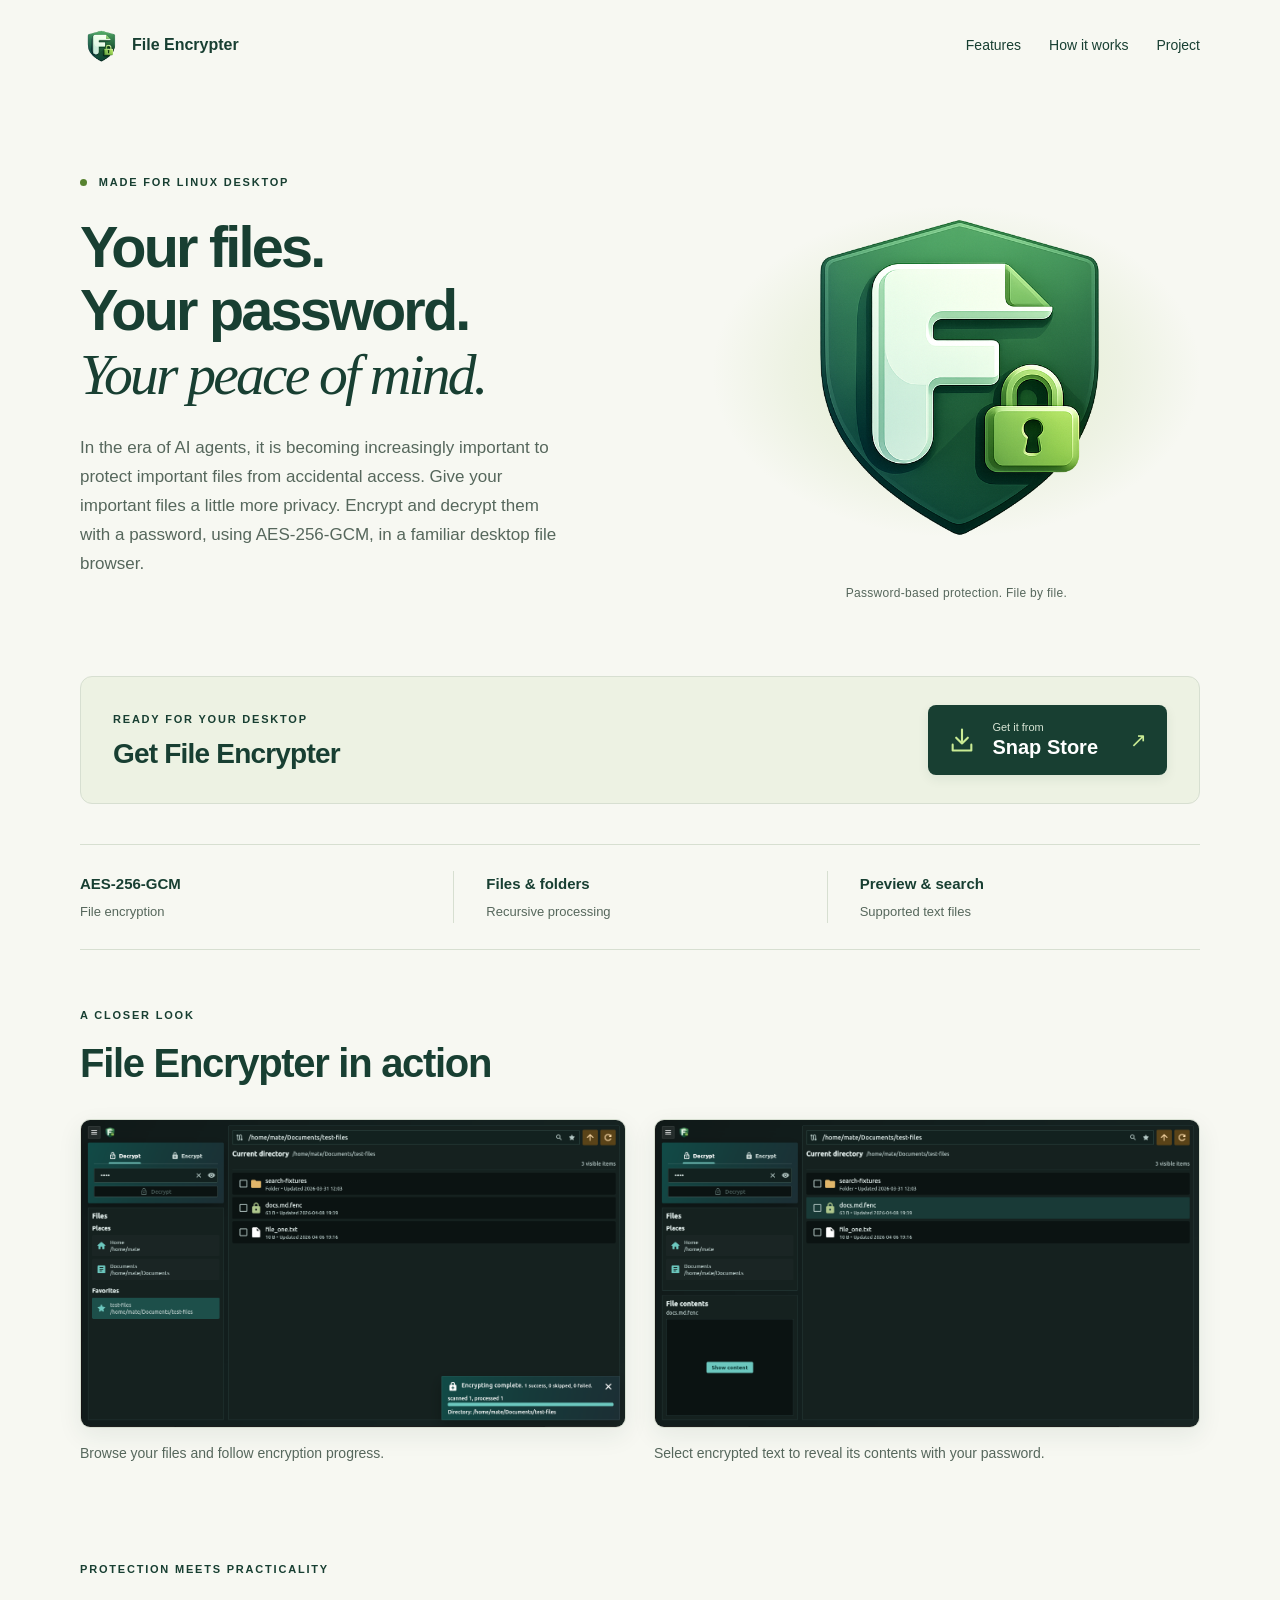
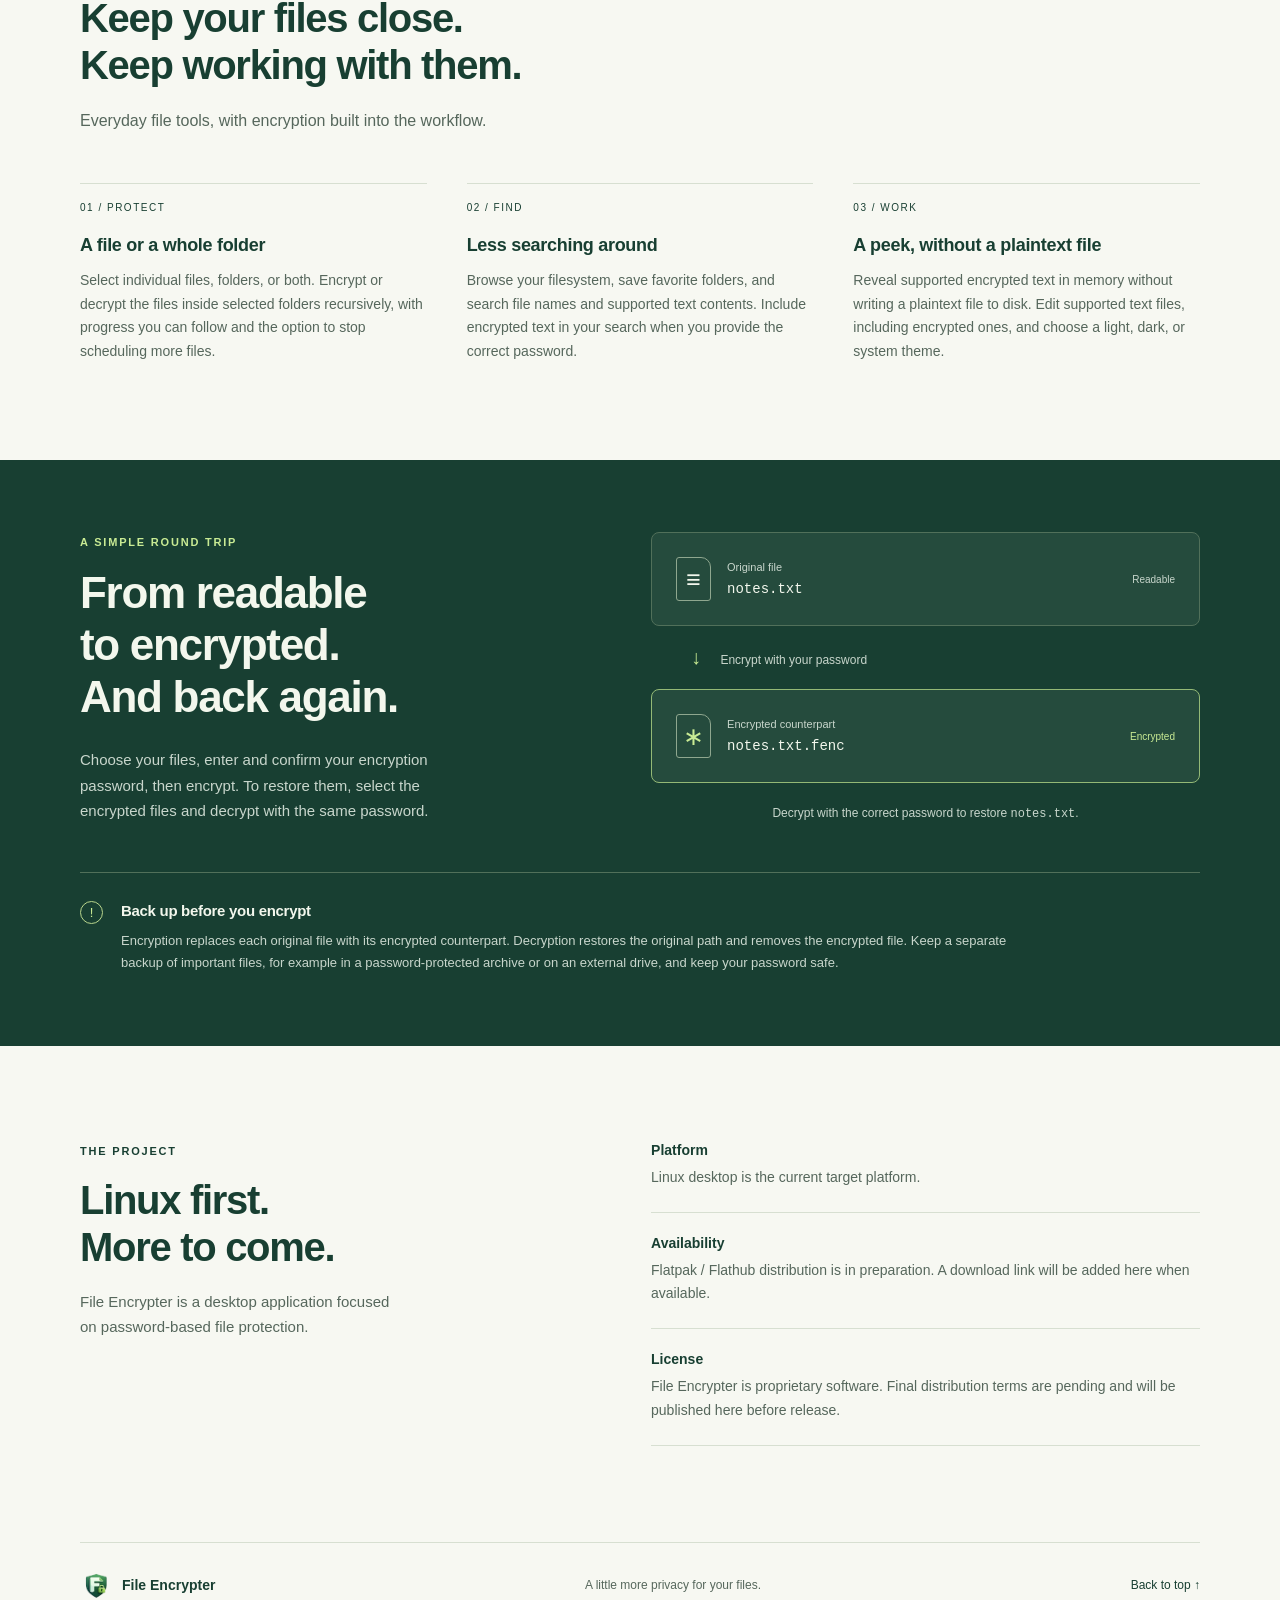
<file: docs/index.html>
<!doctype html>
<html lang="en">
  <head>
    <meta charset="utf-8">
    <meta name="viewport" content="width=device-width, initial-scale=1">
    <meta name="theme-color" content="#183f32">
    <meta name="description"
      content="File Encrypter for Linux: password-based AES-256-GCM encryption, folder processing, and text previews.">
    <title>File Encrypter — A little more privacy for your files</title>
    <link rel="icon" type="image/png" href="assets/file-encrypter-icon.png">
    <link rel="stylesheet" href="styles.css">
  </head>
  <body>
    <a class="skip-link" href="#main">Skip to content</a>
    <header class="site-header wrap">
      <a class="brand" href="./" aria-label="File Encrypter home">
        <img src="assets/file-encrypter-icon.png" width="42" height="42" alt="">
        <span>File Encrypter</span>
      </a>
      <nav aria-label="Main navigation">
        <a href="#features">Features</a>
        <a href="#how-it-works">How it works</a>
        <a href="#project">Project</a>
      </nav>
    </header>

    <main id="main">
      <section class="hero wrap" aria-labelledby="hero-title">
        <div class="hero-copy">
          <p class="eyebrow"><span class="status-dot" aria-hidden="true"></span> Made for Linux desktop</p>
          <h1 id="hero-title">Your files.<br>Your password.<br><em>Your peace of mind.</em></h1>
          <p class="intro">
            In the era of AI agents, it is becoming increasingly important to protect
  important files from accidental access. Give your important files a little more privacy. Encrypt and decrypt them with a password,
            using AES-256-GCM, in a familiar desktop file browser.
          </p>
        </div>
        <figure class="hero-art">
          <img src="assets/file-encrypter.png" width="718" height="718"
            alt="File Encrypter logo: a green shield with the letter F and a padlock" fetchpriority="high">
          <figcaption>Password-based protection. File by file.</figcaption>
        </figure>
      </section>

      <section class="stores wrap" aria-labelledby="stores-title">
        <div>
          <p class="eyebrow">Ready for your desktop</p>
          <h2 id="stores-title">Get File Encrypter</h2>
        </div>
        <div class="store-links">
          <!-- Replace this placeholder URL with the app's Snap Store listing before publishing. -->
          <a class="store-link" href="https://snapcraft.io/file-encrypter">
            <svg class="store-icon" viewBox="0 0 24 24" fill="none" stroke="currentColor"
              stroke-width="1.8" stroke-linecap="round" stroke-linejoin="round" aria-hidden="true">
              <path d="M12 3v12m-5-5 5 5 5-5M4 16v5h16v-5" />
            </svg>
            <span><span class="store-label">Get it from</span><strong>Snap Store</strong></span>
            <span class="store-arrow" aria-hidden="true">↗</span>
          </a>
        </div>
      </section>

      <div class="facts wrap" aria-label="App at a glance">
        <p><strong>AES-256-GCM</strong><span>File encryption</span></p>
        <p><strong>Files &amp; folders</strong><span>Recursive processing</span></p>
        <p><strong>Preview &amp; search</strong><span>Supported text files</span></p>
      </div>

      <section class="screenshots wrap" aria-labelledby="screenshots-title">
        <div class="section-heading">
          <p class="eyebrow">A closer look</p>
          <h2 id="screenshots-title">File Encrypter in action</h2>
        </div>
        <div class="screenshot-grid">
          <figure>
            <img src="assets/Screenshot-1.png" width="1280" height="721" loading="lazy" decoding="async"
              alt="File Encrypter in dark mode, showing files, favorite folders, and a completed encryption operation.">
            <figcaption>Browse your files and follow encryption progress.</figcaption>
          </figure>
          <figure>
            <img src="assets/Screenshot-2.png" width="1280" height="721" loading="lazy" decoding="async"
              alt="An encrypted file selected in File Encrypter, with a Show content button in the text preview pane.">
            <figcaption>Select encrypted text to reveal its contents with your password.</figcaption>
          </figure>
        </div>
      </section>

      <section class="features wrap section" id="features" aria-labelledby="features-title">
        <div class="section-heading">
          <p class="eyebrow">Protection meets practicality</p>
          <h2 id="features-title">Keep your files close.<br>Keep working with them.</h2>
          <p>Everyday file tools, with encryption built into the workflow.</p>
        </div>
        <div class="feature-grid">
          <article>
            <span class="feature-number" aria-hidden="true">01 / PROTECT</span>
            <h3>A file or a whole folder</h3>
            <p>
              Select individual files, folders, or both. Encrypt or decrypt the files inside selected folders
              recursively, with progress you can follow and the option to stop scheduling more files.
            </p>
          </article>
          <article>
            <span class="feature-number" aria-hidden="true">02 / FIND</span>
            <h3>Less searching around</h3>
            <p>
              Browse your filesystem, save favorite folders, and search file names and supported text contents.
              Include encrypted text in your search when you provide the correct password.
            </p>
          </article>
          <article>
            <span class="feature-number" aria-hidden="true">03 / WORK</span>
            <h3>A peek, without a plaintext file</h3>
            <p>
              Reveal supported encrypted text in memory without writing a plaintext file to disk.
              Edit supported text files, including encrypted ones, and choose a light, dark, or system theme.
            </p>
          </article>
        </div>
      </section>

      <section class="workflow" id="how-it-works" aria-labelledby="workflow-title">
        <div class="wrap workflow-grid">
          <div>
            <p class="eyebrow">A simple round trip</p>
            <h2 id="workflow-title">From readable<br>to encrypted.<br>And back again.</h2>
            <p>
              Choose your files, enter and confirm your encryption password, then encrypt.
              To restore them, select the encrypted files and decrypt with the same password.
            </p>
          </div>
          <div class="file-example" aria-label="Example: notes.txt becomes notes.txt.fenc when encrypted">
            <div class="file-row">
              <span class="file-symbol" aria-hidden="true">≡</span>
              <div><span class="file-label">Original file</span><code>notes.txt</code></div>
              <span class="file-state">Readable</span>
            </div>
            <div class="file-connector"><span aria-hidden="true">↓</span> Encrypt with your password</div>
            <div class="file-row encrypted">
              <span class="file-symbol" aria-hidden="true">∗</span>
              <div><span class="file-label">Encrypted counterpart</span><code>notes.txt.fenc</code></div>
              <span class="file-state">Encrypted</span>
            </div>
            <p class="restore-note">Decrypt with the correct password to restore <code>notes.txt</code>.</p>
          </div>
          <aside class="backup-note" aria-labelledby="backup-title">
            <span class="note-mark" aria-hidden="true">!</span>
            <div>
              <h3 id="backup-title">Back up before you encrypt</h3>
              <p>
                Encryption replaces each original file with its encrypted counterpart. Decryption restores the
                original path and removes the encrypted file. Keep a separate backup of important files, for example
                in a password-protected archive or on an external drive, and keep your password safe.
              </p>
            </div>
          </aside>
        </div>
      </section>

      <section class="project wrap section" id="project" aria-labelledby="project-title">
        <div class="section-heading">
          <p class="eyebrow">The project</p>
          <h2 id="project-title">Linux first.<br>More to come.</h2>
          <p>File Encrypter is a desktop application focused on password-based file protection.</p>
        </div>
        <dl class="project-details">
          <div>
            <dt>Platform</dt>
            <dd>Linux desktop is the current target platform.</dd>
          </div>
          <div>
            <dt>Availability</dt>
            <dd>Flatpak / Flathub distribution is in preparation. A download link will be added here when available.</dd>
          </div>
          <div>
            <dt>License</dt>
            <dd>
              File Encrypter is proprietary software. Final distribution terms are pending and will be published
              here before release.
            </dd>
          </div>
        </dl>
      </section>
    </main>

    <footer class="site-footer wrap">
      <a class="brand" href="./">
        <img src="assets/file-encrypter-icon.png" width="32" height="32" alt="">
        <span>File Encrypter</span>
      </a>
      <p>A little more privacy for your files.</p>
      <a href="#main">Back to top <span aria-hidden="true">↑</span></a>
    </footer>
  </body>
</html>
</file>
<file: docs/styles.css>
:root {
  color-scheme: light;
  --paper: #f7f8f2;
  --ink: #183f32;
  --muted: #56675c;
  --line: #d7dfd1;
  --accent: #c9eb94;
  font-family: -apple-system, BlinkMacSystemFont, "Segoe UI", sans-serif;
  color: var(--ink);
  background: var(--paper);
}

* { box-sizing: border-box; }
body { margin: 0; }
a { color: inherit; text-underline-offset: 5px; }
a:hover { text-decoration: underline; }
a:focus-visible { outline: 3px solid #59852b; outline-offset: 6px; }
img { display: block; max-width: 100%; height: auto; }
p { line-height: 1.7; }
h1, h2, h3, p, figure { margin: 0; }
h1, h2, h3 { text-wrap: balance; }
.wrap { width: min(1120px, calc(100% - 64px)); margin-inline: auto; }
.section { padding-block: 96px; }
.skip-link {
  position: absolute; top: -100px; left: 16px; padding: 12px; background: white; z-index: 2;
}
.skip-link:focus { top: 12px; }
.site-header {
  display: flex; align-items: center; justify-content: space-between; gap: 24px; padding-block: 24px;
}
.brand { display: inline-flex; align-items: center; gap: 10px; font-weight: 700; text-decoration: none; }
.brand img { flex-shrink: 0; }
nav { display: flex; flex-wrap: wrap; gap: 28px; font-size: 14px; }
nav a, .site-footer a { text-decoration: none; }
.hero {
  display: grid; grid-template-columns: 1.25fr 1fr; align-items: center; gap: 24px; padding-block: 62px 76px;
}
.eyebrow { font-size: 11px; font-weight: 700; letter-spacing: 1.8px; text-transform: uppercase; }
.status-dot {
  display: inline-block; width: 7px; height: 7px; border-radius: 50%; background: #56822f; margin-right: 7px;
}
h1 { margin-top: 24px; font-size: clamp(42px, 4.5vw, 62px); line-height: 1.1; letter-spacing: -2.8px; }
h1 em { font-family: Georgia, serif; font-weight: 400; }
.intro { margin-top: 28px; max-width: 490px; color: var(--muted); font-size: 17px; }
.hero-actions {
  display: flex; align-items: center; flex-wrap: wrap; gap: 24px; margin-top: 32px; font-size: 14px;
}
.button {
  display: inline-flex; gap: 30px; padding: 15px 20px; background: var(--ink); color: white; border-radius: 6px;
}
.button, .text-link { font-weight: 600; text-decoration: none; }
.button:hover { background: #2b5943; text-decoration: none; }
.text-link span { margin-left: 8px; }
.hero-art { position: relative; isolation: isolate; text-align: center; }
.hero-art::before {
  content: "";
  position: absolute;
  inset: 12% 0 14%;
  border-radius: 50%;
  background: radial-gradient(ellipse, #dfebc9 0%, #edf2e3 48%, transparent 71%);
  z-index: -1;
}
.hero-art img { width: 430px; margin-inline: auto; }
.hero-art figcaption { color: var(--muted); font-size: 12px; letter-spacing: .3px; margin-top: 4px; }
.stores {
  display: flex; align-items: center; justify-content: space-between; flex-wrap: wrap; gap: 24px;
  padding: 28px 32px; margin-bottom: 40px; border: 1px solid var(--line); border-radius: 12px;
  background: #edf2e3;
}
.stores h2 { margin-top: 8px; font-size: 28px; letter-spacing: -.8px; }
.store-links { display: flex; flex-wrap: wrap; gap: 16px; }
.store-link {
  display: inline-flex; align-items: center; gap: 16px; padding: 16px 20px;
  border-radius: 8px; background: var(--ink); color: white; text-decoration: none;
  box-shadow: 0 4px 12px #183f3214;
}
.store-link:hover { background: #2b5943; text-decoration: none; }
.store-icon { width: 28px; height: 28px; flex-shrink: 0; color: var(--accent); }
.store-label { display: block; margin-bottom: 3px; font-size: 11px; color: #d8e5d5; }
.store-link strong { font-size: 20px; font-weight: 600; }
.store-arrow { margin-left: 16px; color: var(--accent); font-size: 20px; }
.facts {
  display: grid; grid-template-columns: repeat(3, 1fr); padding-block: 26px; border-block: 1px solid var(--line);
}
.facts p { display: flex; flex-direction: column; padding-left: 32px; border-left: 1px solid var(--line); }
.facts p:first-child { padding-left: 0; border-left: 0; }
.facts strong { font-size: 15px; font-weight: 600; }
.facts span { color: var(--muted); font-size: 13px; margin-top: 4px; }
.screenshots { padding-top: 56px; }
.screenshot-grid { display: grid; grid-template-columns: repeat(2, minmax(0, 1fr)); gap: 28px; margin-top: 32px; }
.screenshot-grid img {
  width: 100%; border: 1px solid var(--line); border-radius: 10px; overflow: hidden;
  box-shadow: 0 8px 24px #183f3214;
}
.screenshot-grid figcaption { margin-top: 14px; font-size: 14px; line-height: 1.6; color: var(--muted); }
h2 { font-size: clamp(30px, 3.2vw, 40px); line-height: 1.18; letter-spacing: -1.3px; margin-top: 16px; }
.section-heading > p:last-child { color: var(--muted); margin-top: 18px; }
.feature-grid { display: grid; grid-template-columns: repeat(3, 1fr); gap: 40px; margin-top: 48px; }
.feature-number {
  display: block; padding-top: 18px; border-top: 1px solid var(--line); font-size: 10px; letter-spacing: 1.5px;
}
h3 { font-size: 18px; line-height: 1.35; margin-top: 20px; letter-spacing: -.3px; }
.feature-grid p { font-size: 14px; color: var(--muted); margin-top: 12px; }
.workflow { background: var(--ink); color: #f3f7ed; padding-block: 72px; }
.workflow-grid { display: grid; grid-template-columns: 1fr 1.1fr; gap: 48px 72px; align-items: center; }
.workflow .eyebrow { color: var(--accent); }
.workflow h2 { font-size: clamp(32px, 3.5vw, 44px); }
.workflow h2 + p { color: #c8d6cc; margin-top: 24px; font-size: 15px; max-width: 370px; }
.file-example { min-width: 0; }
.file-row {
  display: flex; align-items: center; gap: 16px; background: #254b3d;
  border: 1px solid #51705a; padding: 24px; border-radius: 8px;
}
.file-symbol {
  display: grid; place-items: center; width: 35px; height: 44px; border: 1px solid #8fa78f;
  border-radius: 3px 10px 3px 3px; font-size: 25px; flex-shrink: 0;
}
.file-label { display: block; font-size: 11px; color: #c8d6cc; margin-bottom: 6px; }
code { font-family: ui-monospace, "Cascadia Code", "Liberation Mono", monospace; font-size: 14px; }
.file-state { font-size: 10px; margin-left: auto; color: #c8d6cc; }
.file-connector { padding: 20px 0 20px 40px; font-size: 12px; color: #c8d6cc; }
.file-connector span { margin-right: 16px; color: var(--accent); font-size: 20px; }
.encrypted { border-color: #94b976; }
.encrypted .file-symbol, .encrypted .file-state { color: var(--accent); }
.restore-note { font-size: 12px; color: #c8d6cc; margin-top: 20px; text-align: center; }
.restore-note code { font-size: inherit; }
.backup-note { grid-column: 1 / -1; display: flex; gap: 18px; padding-top: 28px; border-top: 1px solid #51705a; }
.note-mark {
  display: grid; place-items: center; border: 1px solid #b8d58d; color: var(--accent);
  border-radius: 50%; width: 23px; height: 23px; flex-shrink: 0; font-size: 13px;
}
.backup-note h3 { margin: 0; font-size: 15px; }
.backup-note p { margin-top: 8px; font-size: 13px; color: #c8d6cc; max-width: 900px; }
.project { display: grid; grid-template-columns: 1fr 1.1fr; gap: 72px; }
.project .section-heading > p:last-child { max-width: 330px; font-size: 15px; }
.project-details { margin: 0; }
.project-details > div { padding: 22px 0; border-bottom: 1px solid var(--line); }
.project-details > div:first-child { padding-top: 0; }
dt { font-size: 14px; font-weight: 700; }
dd { margin: 8px 0 0; font-size: 14px; line-height: 1.7; color: var(--muted); }
.site-footer {
  display: flex; align-items: center; justify-content: space-between; gap: 24px;
  padding-block: 26px; border-top: 1px solid var(--line); font-size: 12px;
}
.site-footer .brand { font-size: 14px; }
.site-footer p { color: var(--muted); }

@media (max-width: 800px) {
  .screenshot-grid { grid-template-columns: 1fr; }
  .hero { grid-template-columns: 1.3fr 1fr; padding-block: 48px; }
  h1 { font-size: 44px; letter-spacing: -2px; }
  .hero-art figcaption { max-width: 190px; margin-inline: auto; line-height: 1.6; }
  .feature-grid { gap: 24px; }
  .workflow-grid, .project { gap: 40px; }
  .file-row { padding: 18px; gap: 12px; }
  .file-state { display: none; }
  .site-footer { flex-wrap: wrap; }
}

@media (max-width: 600px) {
  .wrap { width: calc(100% - 40px); }
  .section { padding-block: 56px; }
  .site-header { flex-direction: column; align-items: flex-start; gap: 16px; padding-block: 20px; }
  nav { gap: 24px; }
  .hero { grid-template-columns: 1fr; gap: 24px; padding-block: 36px 40px; }
  h1 { font-size: clamp(36px, 9vw, 52px); letter-spacing: -1.8px; }
  .intro { font-size: 16px; }
  .hero-actions { gap: 20px; }
  .hero-art img { width: 260px; }
  .hero-art figcaption { max-width: none; }
  .stores { padding: 24px; margin-bottom: 28px; }
  .stores h2 { font-size: 25px; }
  .store-links, .store-link { width: 100%; }
  .store-arrow { margin-left: auto; }
  .facts { gap: 16px; padding-block: 22px; }
  .facts p { padding-left: 0; border: 0; }
  .facts strong { font-size: 12px; line-height: 1.5; }
  .facts span { font-size: 11px; line-height: 1.5; }
  .feature-grid, .workflow-grid, .project { grid-template-columns: 1fr; gap: 32px; }
  .feature-grid { margin-top: 32px; }
  .workflow { padding-block: 48px; }
  .workflow h2 + p { max-width: none; }
  .file-state { display: inline; }
  .file-connector { padding-left: 28px; }
  .site-footer { gap: 16px; }
  .site-footer p { order: 1; flex-basis: 100%; }
}
</file>
